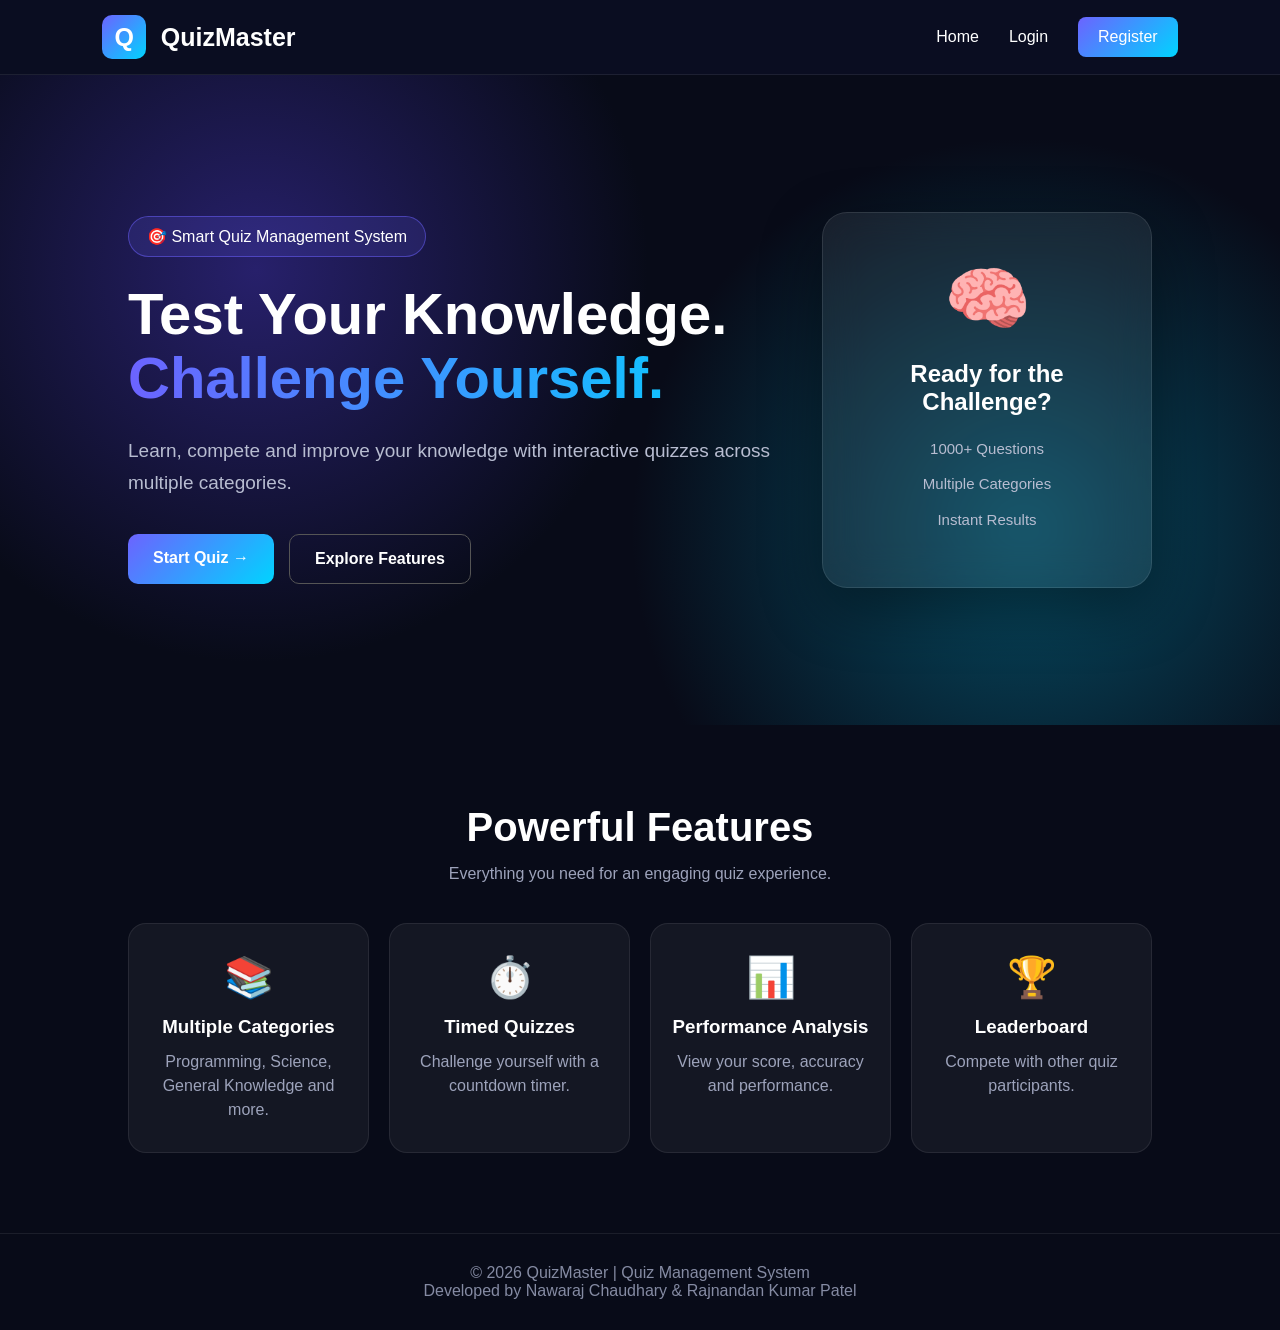
<file: QuizManagementSystem/web/index.html>
<!DOCTYPE html>
<html lang="en">
<head>
    <meta charset="UTF-8">
    <meta name="viewport" content="width=device-width, initial-scale=1.0">

    <title>QuizMaster - Quiz Management System</title>

    <link rel="stylesheet" href="style.css">
</head>

<body>

<nav class="navbar">

    <div class="logo">
        <span>Q</span> QuizMaster
    </div>

    <div class="nav-links">
        <a href="index.html">Home</a>
        <a href="login.html">Login</a>
        <a href="register.html" class="nav-button">Register</a>
    </div>

</nav>


<section class="hero">

    <div class="hero-content">

        <div class="badge">
            🎯 Smart Quiz Management System
        </div>

        <h1>
            Test Your Knowledge.
            <span>Challenge Yourself.</span>
        </h1>

        <p>
            Learn, compete and improve your knowledge with
            interactive quizzes across multiple categories.
        </p>

        <div class="hero-buttons">

            <a href="login.html" class="primary-btn">
                Start Quiz →
            </a>

            <a href="#features" class="secondary-btn">
                Explore Features
            </a>

        </div>

    </div>

    <div class="hero-card">

        <div class="quiz-icon">🧠</div>

        <h2>Ready for the Challenge?</h2>

        <p>1000+ Questions</p>
        <p>Multiple Categories</p>
        <p>Instant Results</p>

    </div>

</section>


<section id="features" class="features">

    <h2>Powerful Features</h2>

    <p class="section-subtitle">
        Everything you need for an engaging quiz experience.
    </p>

    <div class="feature-grid">

        <div class="feature-card">
            <div>📚</div>
            <h3>Multiple Categories</h3>
            <p>Programming, Science, General Knowledge and more.</p>
        </div>

        <div class="feature-card">
            <div>⏱️</div>
            <h3>Timed Quizzes</h3>
            <p>Challenge yourself with a countdown timer.</p>
        </div>

        <div class="feature-card">
            <div>📊</div>
            <h3>Performance Analysis</h3>
            <p>View your score, accuracy and performance.</p>
        </div>

        <div class="feature-card">
            <div>🏆</div>
            <h3>Leaderboard</h3>
            <p>Compete with other quiz participants.</p>
        </div>

    </div>

</section>


<footer>

    <p>
        © 2026 QuizMaster | Quiz Management System
    </p>

    <p>
        Developed by Nawaraj Chaudhary & Rajnandan Kumar Patel
    </p>

</footer>

</body>
</html>
</file>
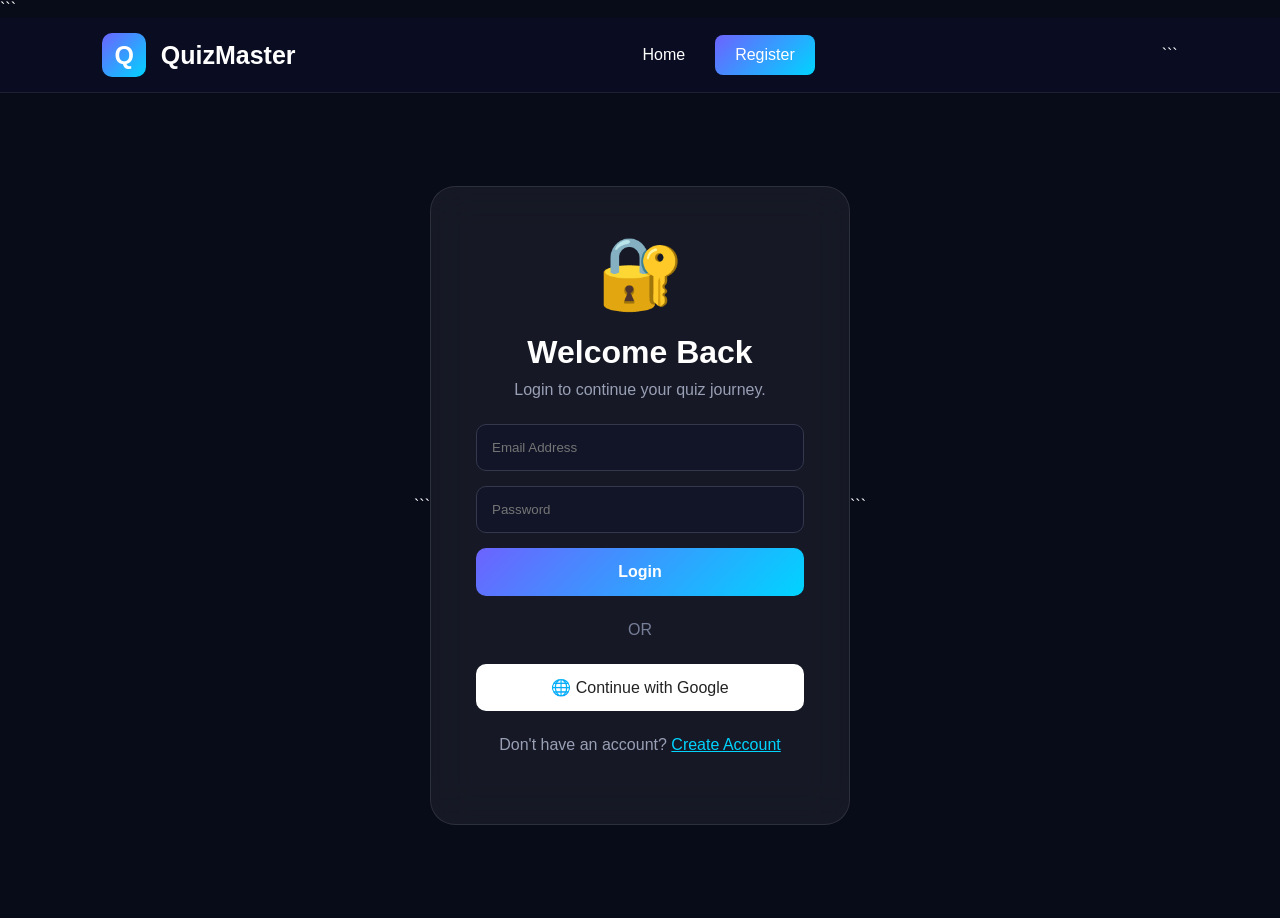
<file: QuizManagementSystem/web/dashboard.html>
<!DOCTYPE html>
<html lang="en">

<head>
    <meta charset="UTF-8">
    <meta name="viewport" content="width=device-width, initial-scale=1.0">

    <title>QuizMaster Dashboard</title>

    <link rel="stylesheet" href="style.css">
</head>

<body>

<nav class="navbar">

    <div class="logo">
        <span>Q</span> QuizMaster
    </div>

    <div class="nav-links">
        <a href="dashboard.html">Dashboard</a>
        <a href="leaderboard.html">Leaderboard</a>
        <a href="#" onclick="logout()">Logout</a>
    </div>

</nav>


<section class="dashboard">

    <h1>
        Welcome, <span id="userName">User</span> 👋
    </h1>

    <p class="section-subtitle">
        Choose a quiz and test your knowledge.
    </p>


    <!-- =========================
         STATISTICS
    ========================== -->

    <div class="stats-grid">

        <div class="stat-card">
            <h3>🏆 Best Score</h3>
            <strong id="bestScore">0%</strong>
        </div>

        <div class="stat-card">
            <h3>📝 Quizzes</h3>
            <strong id="quizCount">0</strong>
        </div>

        <div class="stat-card">
            <h3>🎯 Accuracy</h3>
            <strong id="accuracy">0%</strong>
        </div>

        <div class="stat-card">
            <h3>🔥 Streak</h3>
            <strong id="streak">0 Days</strong>
        </div>

    </div>


    <!-- =========================
         QUIZ SELECTION
    ========================== -->

    <h2 class="dashboard-title">
        Select Quiz
    </h2>


    <div class="quiz-grid">

        <!-- PROGRAMMING -->

        <div class="quiz-card">

            <div class="category-icon">💻</div>

            <h2>Programming</h2>

            <p>
                Java, C, Python, JavaScript
            </p>

            <button
                onclick="startQuiz('programming')"
                class="primary-btn">
                Start Quiz
            </button>

        </div>


        <!-- SCIENCE -->

        <div class="quiz-card">

            <div class="category-icon">🧪</div>

            <h2>Science</h2>

            <p>
                Physics, Chemistry, Biology
            </p>

            <button
                onclick="startQuiz('science')"
                class="primary-btn">
                Start Quiz
            </button>

        </div>


        <!-- GENERAL KNOWLEDGE -->

        <div class="quiz-card">

            <div class="category-icon">🌍</div>

            <h2>General Knowledge</h2>

            <p>
                World, History and Current Affairs
            </p>

            <button
                onclick="startQuiz('gk')"
                class="primary-btn">
                Start Quiz
            </button>

        </div>

    </div>

</section>


<script>

// =========================
// CHECK LOGIN
// =========================

const loggedIn = localStorage.getItem("loggedIn");

if (loggedIn !== "true") {

    alert("Please login first.");

    window.location.href = "login.html";
}


// =========================
// SHOW USER NAME
// =========================

const savedUser = localStorage.getItem("quizUser");

if (savedUser) {

    const user = JSON.parse(savedUser);

    document.getElementById("userName").textContent = user.name;
}


// =========================
// LOAD QUIZ STATISTICS
// =========================

const bestScore =
    localStorage.getItem("bestScore") || 0;

const quizCount =
    localStorage.getItem("quizCount") || 0;

const accuracy =
    localStorage.getItem("accuracy") || 0;

const streak =
    localStorage.getItem("streak") || 0;


document.getElementById("bestScore").textContent =
    bestScore + "%";

document.getElementById("quizCount").textContent =
    quizCount;

document.getElementById("accuracy").textContent =
    accuracy + "%";

document.getElementById("streak").textContent =
    streak + " Days";


// =========================
// START QUIZ
// =========================

function startQuiz(category) {

    localStorage.setItem(
        "selectedCategory",
        category
    );

    window.location.href = "quiz.html";
}


// =========================
// LOGOUT
// =========================

function logout() {

    localStorage.removeItem("loggedIn");

    window.location.href = "index.html";
}

</script>

</body>
</html>
</file>
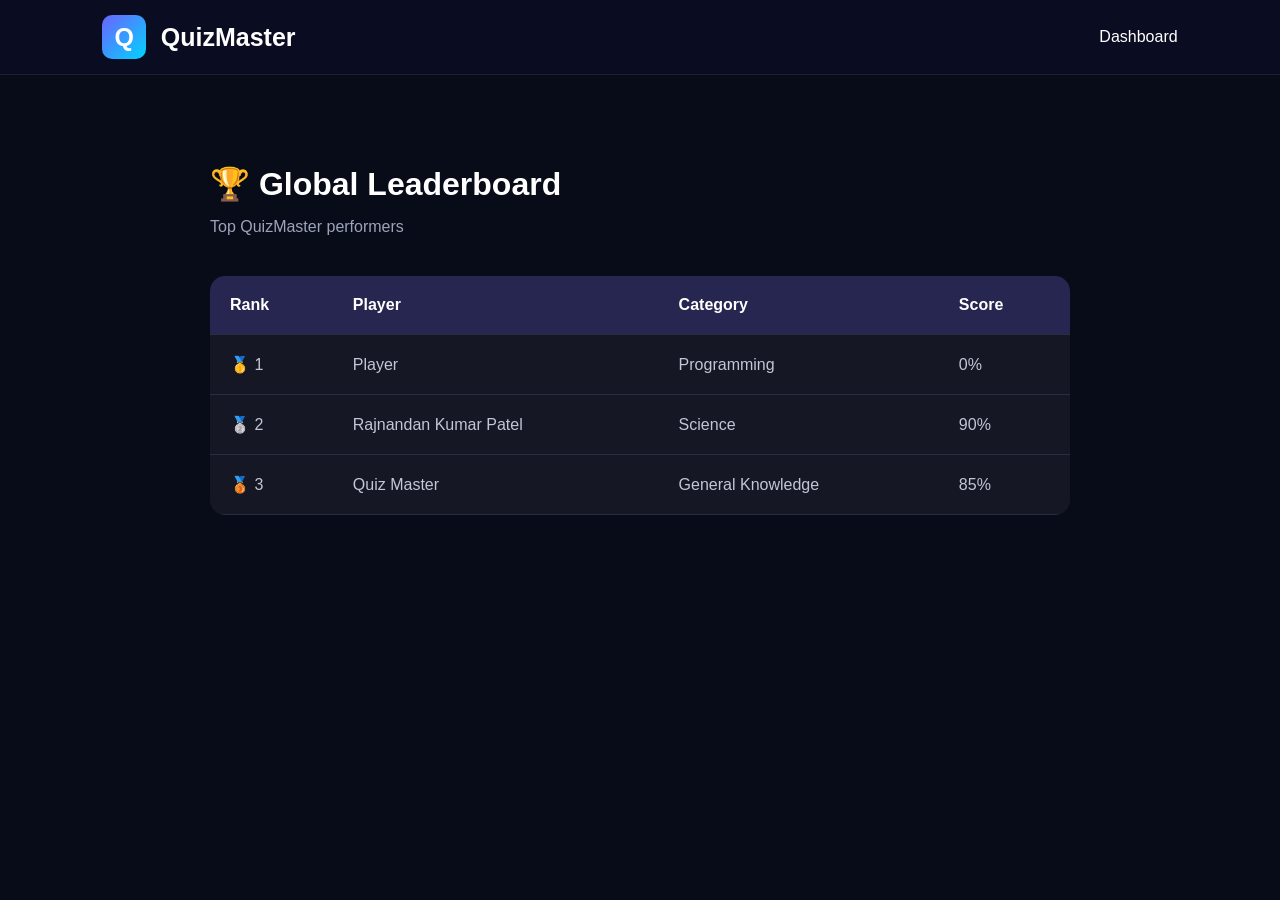
<file: QuizManagementSystem/web/leaderboard.html>
<!DOCTYPE html>
<html lang="en">

<head>

    <meta charset="UTF-8">

    <meta name="viewport" content="width=device-width, initial-scale=1.0">

    <title>QuizMaster - Leaderboard</title>

    <link rel="stylesheet" href="style.css">

</head>

<body>

<nav class="navbar">

    <div class="logo">
        <span>Q</span> QuizMaster
    </div>

    <div class="nav-links">

        <a href="dashboard.html">
            Dashboard
        </a>

    </div>

</nav>


<div class="leaderboard-container">

    <h1>🏆 Global Leaderboard</h1>

    <p class="section-subtitle">
        Top QuizMaster performers
    </p>


    <table>

        <thead>

            <tr>
                <th>Rank</th>
                <th>Player</th>
                <th>Category</th>
                <th>Score</th>
            </tr>

        </thead>


        <tbody>

            <!-- Current User -->

            <tr>

                <td>🥇 1</td>

                <td id="playerName">
                    Player
                </td>

                <td id="playerCategory">
                    Programming
                </td>

                <td id="playerScore">
                    0%
                </td>

            </tr>


            <!-- Sample Players -->

            <tr>

                <td>🥈 2</td>

                <td>Rajnandan Kumar Patel</td>

                <td>Science</td>

                <td>90%</td>

            </tr>


            <tr>

                <td>🥉 3</td>

                <td>Quiz Master</td>

                <td>General Knowledge</td>

                <td>85%</td>

            </tr>

        </tbody>

    </table>

</div>


<script>

// Get registered user

const savedUser =
    localStorage.getItem("quizUser");

if (savedUser) {

    const user =
        JSON.parse(savedUser);

    document.getElementById("playerName")
        .textContent = user.name;
}


// Get best score

const bestScore =
    localStorage.getItem("bestScore") || 0;

document.getElementById("playerScore")
    .textContent = bestScore + "%";


// Get selected category

const category =
    localStorage.getItem("selectedCategory")
    || "programming";


const categoryNames = {

    programming: "Programming",

    science: "Science",

    gk: "General Knowledge"

};


document.getElementById("playerCategory")
    .textContent =
    categoryNames[category];

</script>


</body>

</html>
</file>
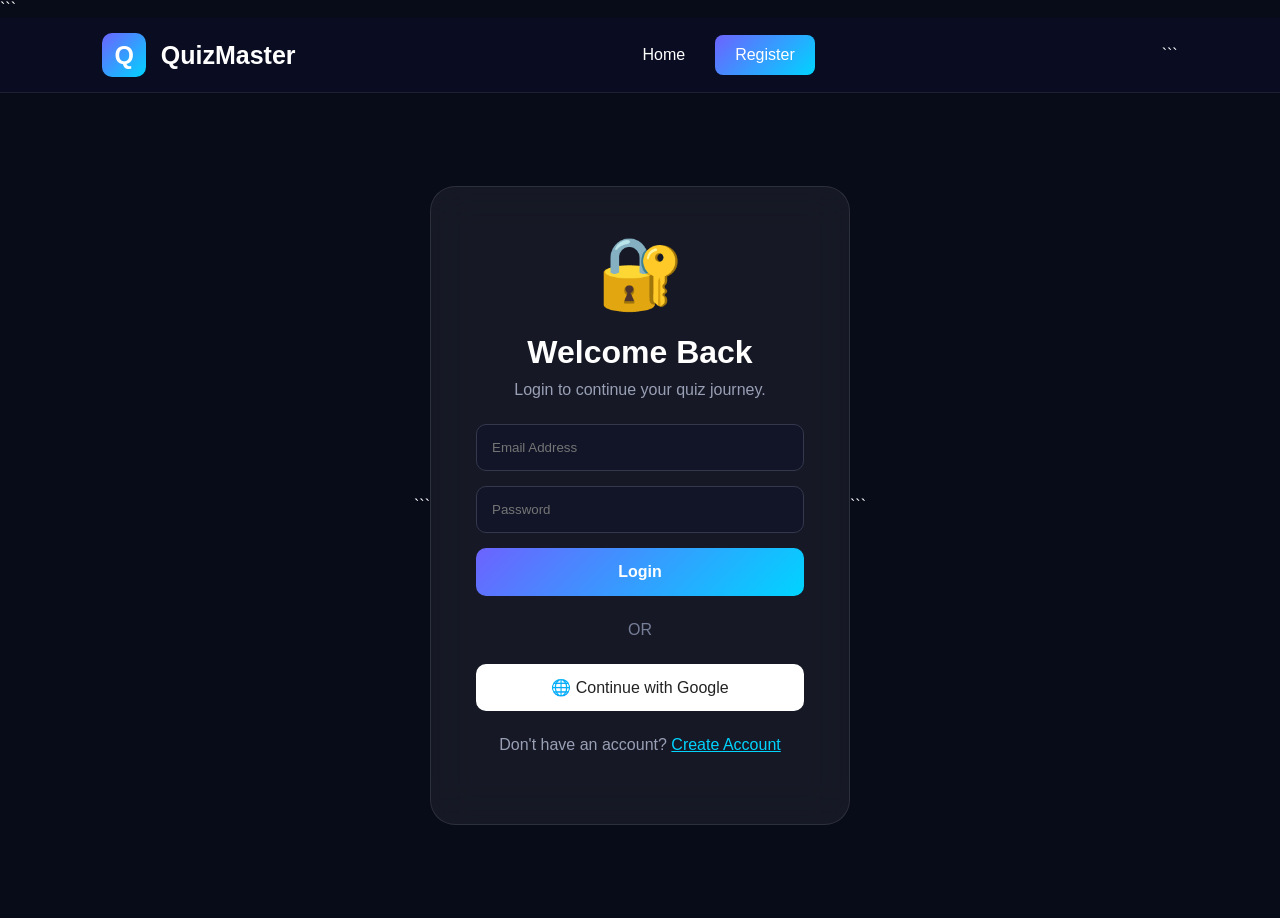
<file: QuizManagementSystem/web/login.html>
<!DOCTYPE html>

<html lang="en">

<head>
    <meta charset="UTF-8">
    <meta name="viewport" content="width=device-width, initial-scale=1.0">


<title>QuizMaster - Login</title>

<link rel="stylesheet" href="style.css">
```

</head>

<body>

<nav class="navbar">


<div class="logo">
    <span>Q</span> QuizMaster
</div>

<div class="nav-links">
    <a href="index.html">Home</a>
    <a href="register.html" class="nav-button">Register</a>
</div>
```

</nav>

<div class="auth-container">

```
<div class="auth-box">

    <div class="quiz-icon">🔐</div>

    <h1>Welcome Back</h1>

    <p>Login to continue your quiz journey.</p>

    <form id="loginForm">

        <input
            type="email"
            id="loginEmail"
            placeholder="Email Address"
            required
        >

        <input
            type="password"
            id="loginPassword"
            placeholder="Password"
            required
        >

        <button type="submit" class="primary-btn">
            Login
        </button>

    </form>

    <div class="divider">OR</div>

    <button type="button" class="google-btn">
        🌐 Continue with Google
    </button>

    <p class="auth-footer">
        Don't have an account?
        <a href="register.html">Create Account</a>
    </p>

</div>
```

</div>

<script src="./js/auth.js"></script>

</body>
</html>
</file>
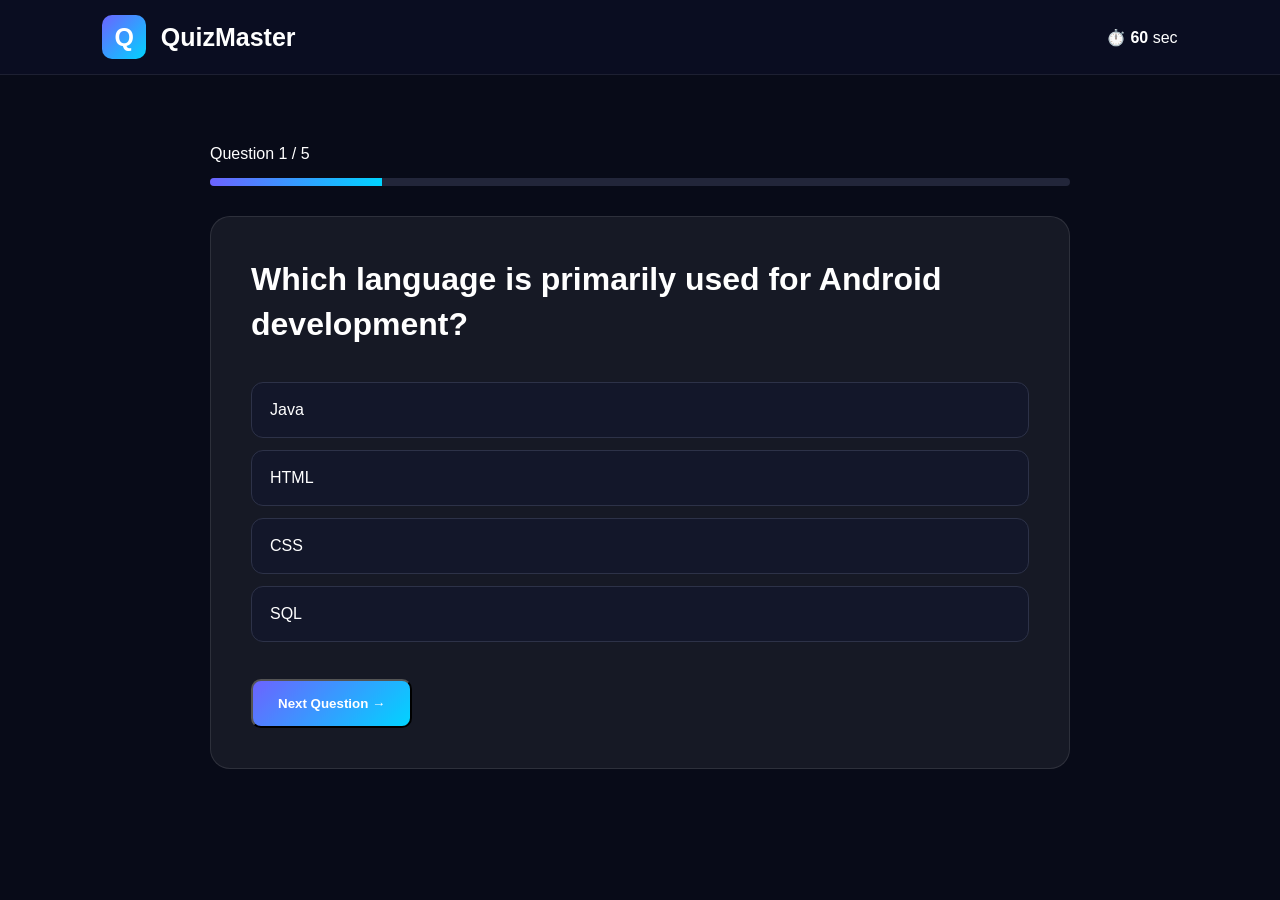
<file: QuizManagementSystem/web/quiz.html>
<!DOCTYPE html>
<html>

<head>

<meta charset="UTF-8">

<title>QuizMaster - Quiz</title>

<link rel="stylesheet" href="style.css">

</head>

<body>

<nav class="navbar">

    <div class="logo">
        <span>Q</span> QuizMaster
    </div>

    <div>
        ⏱️ <strong id="timer">60</strong> sec
    </div>

</nav>


<div class="quiz-container">

    <div class="quiz-header">

        <span id="questionNumber">
            Question 1 / 5
        </span>

        <div class="progress">
            <div id="progressBar"></div>
        </div>

    </div>


    <div class="question-card">

        <h1 id="question">
            Loading question...
        </h1>

        <div id="options"></div>

        <button
            id="nextButton"
            class="primary-btn next-btn">
            Next Question →
        </button>

    </div>

</div>


<script src="js/quiz.js"></script>

</body>
</html>
</file>
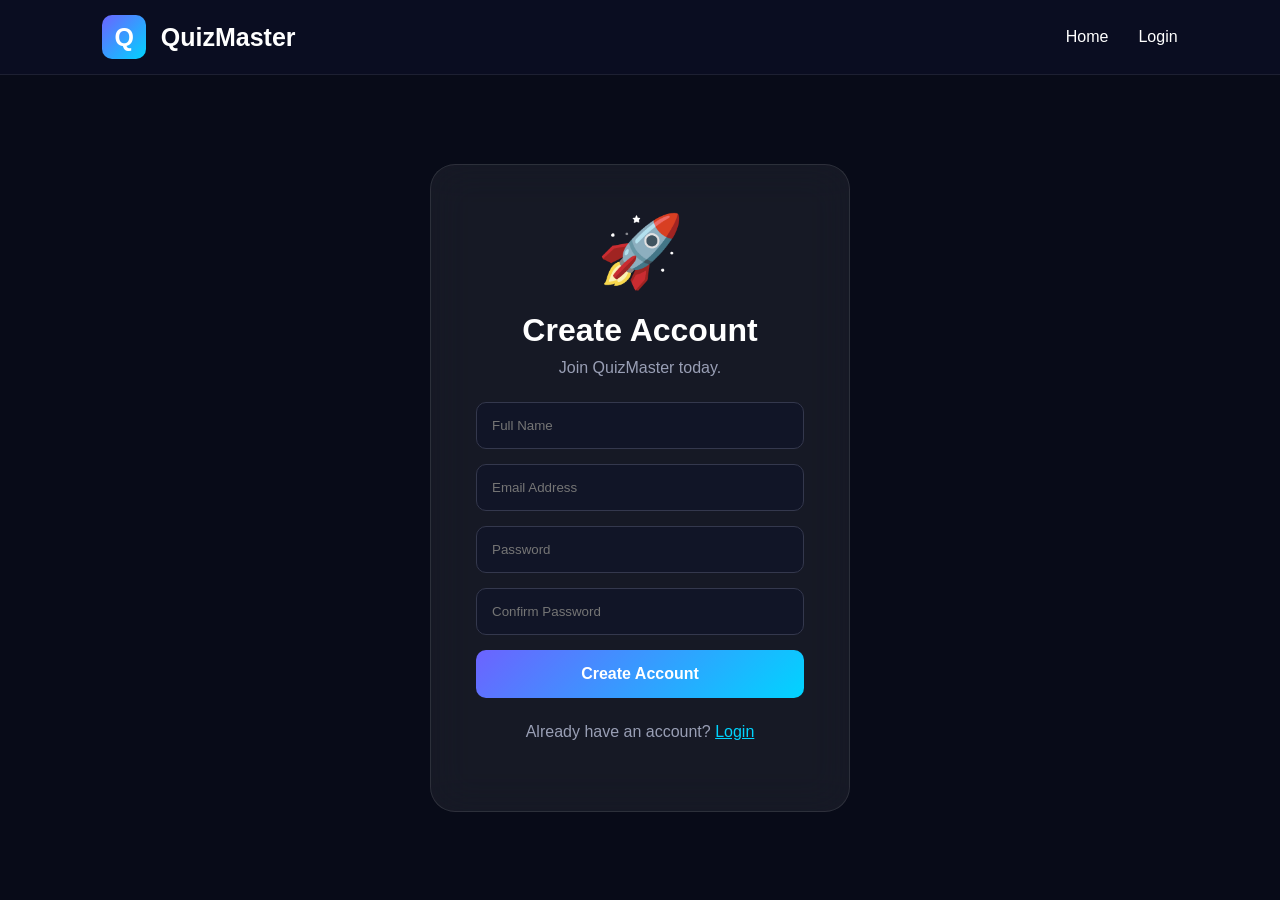
<file: QuizManagementSystem/web/register.html>
<!DOCTYPE html>

<html lang="en">

<head>
    <meta charset="UTF-8">
    <meta name="viewport" content="width=device-width, initial-scale=1.0">


<title>QuizMaster - Register</title>

<link rel="stylesheet" href="style.css">


</head>

<body>

<nav class="navbar">


<div class="logo">
    <span>Q</span> QuizMaster
</div>

<div class="nav-links">
    <a href="index.html">Home</a>
    <a href="login.html">Login</a>
</div>


</nav>

<div class="auth-container">


<div class="auth-box">

    <div class="quiz-icon">🚀</div>

    <h1>Create Account</h1>

    <p>Join QuizMaster today.</p>

    <form id="registerForm">

        <input
            type="text"
            id="registerName"
            placeholder="Full Name"
            required
        >

        <input
            type="email"
            id="registerEmail"
            placeholder="Email Address"
            required
        >

        <input
            type="password"
            id="registerPassword"
            placeholder="Password"
            required
        >

        <input
            type="password"
            id="confirmPassword"
            placeholder="Confirm Password"
            required
        >

        <button type="submit" class="primary-btn">
            Create Account
        </button>

    </form>

    <p class="auth-footer">
        Already have an account?
        <a href="login.html">Login</a>
    </p>

</div>


</div>

<script src="./js/auth.js"></script>


</body>
</html>
</file>
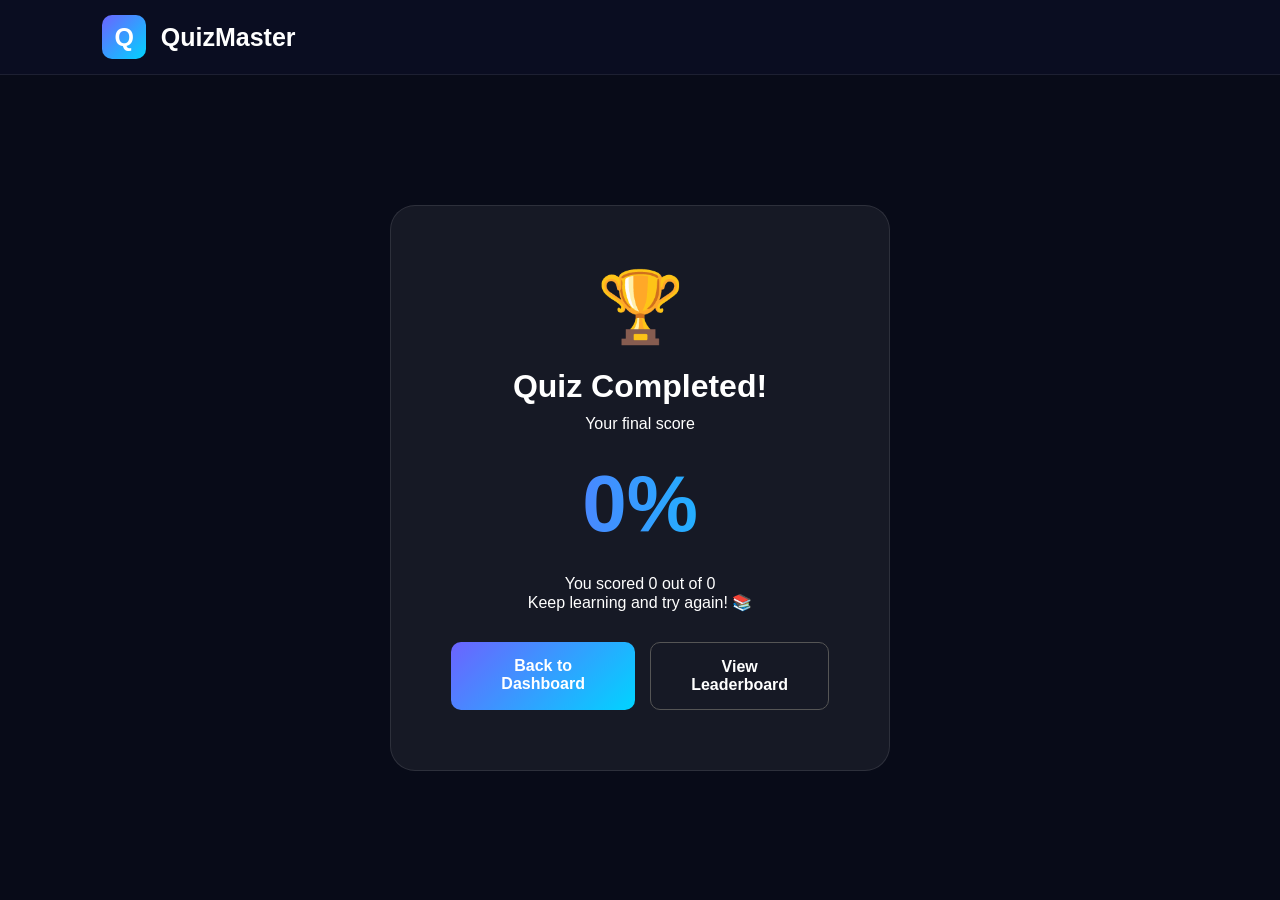
<file: QuizManagementSystem/web/result.html>
<!DOCTYPE html>
<html lang="en">

<head>

    <meta charset="UTF-8">

    <meta name="viewport" content="width=device-width, initial-scale=1.0">

    <title>QuizMaster - Result</title>

    <link rel="stylesheet" href="style.css">

</head>

<body>

<nav class="navbar">

    <div class="logo">
        <span>Q</span> QuizMaster
    </div>

</nav>


<div class="result-container">

    <div class="result-card">

        <div class="result-icon">
            🏆
        </div>


        <h1>Quiz Completed!</h1>


        <p>Your final score</p>


        <div class="score" id="score">
            0%
        </div>


        <p id="resultDetails">
            You scored 0 out of 0
        </p>


        <p id="message"></p>


        <div class="result-buttons">

            <a href="dashboard.html"
               class="primary-btn">
                Back to Dashboard
            </a>


            <a href="leaderboard.html"
               class="secondary-btn">
                View Leaderboard
            </a>

        </div>

    </div>

</div>


<script>

const score =
    Number(localStorage.getItem("lastScore") || 0);

const correct =
    Number(localStorage.getItem("quizScore") || 0);

const total =
    Number(localStorage.getItem("quizTotal") || 0);


// Display percentage

document.getElementById("score")
    .textContent = score + "%";


// Display correct answers

document.getElementById("resultDetails")
    .textContent =
    "You scored " + correct + " out of " + total;


// Display performance message

const message =
    document.getElementById("message");


if (score >= 80) {

    message.textContent =
        "Excellent performance! 🔥";

}
else if (score >= 50) {

    message.textContent =
        "Good job! Keep practicing. 💪";

}
else {

    message.textContent =
        "Keep learning and try again! 📚";

}

</script>


</body>

</html>
</file>
<file: QuizManagementSystem/web/style.css>
* {
    margin: 0;
    padding: 0;
    box-sizing: border-box;
}

body {
    font-family: Arial, sans-serif;
    background: #080b18;
    color: white;
    min-height: 100vh;
}

.navbar {
    height: 75px;
    display: flex;
    justify-content: space-between;
    align-items: center;
    padding: 0 8%;
    background: rgba(10, 14, 35, 0.9);
    border-bottom: 1px solid rgba(255,255,255,0.08);
}

.logo {
    font-size: 25px;
    font-weight: bold;
}

.logo span {
    background: linear-gradient(135deg,#6c63ff,#00d4ff);
    padding: 8px 12px;
    border-radius: 10px;
    margin-right: 8px;
}

.nav-links {
    display: flex;
    align-items: center;
    gap: 30px;
}

.nav-links a {
    color: white;
    text-decoration: none;
}

.nav-button {
    background: linear-gradient(135deg,#6c63ff,#00d4ff);
    padding: 11px 20px;
    border-radius: 8px;
}

.hero {
    min-height: 650px;
    display: flex;
    align-items: center;
    justify-content: space-between;
    padding: 70px 10%;
    background:
        radial-gradient(circle at 20% 30%, #27206b, transparent 35%),
        radial-gradient(circle at 80% 70%, #064b62, transparent 35%),
        #080b18;
}

.hero-content {
    max-width: 650px;
}

.badge {
    display: inline-block;
    padding: 10px 18px;
    background: rgba(108,99,255,0.15);
    border: 1px solid rgba(108,99,255,0.5);
    border-radius: 30px;
    margin-bottom: 25px;
}

.hero h1 {
    font-size: 58px;
    line-height: 1.1;
    margin-bottom: 25px;
}

.hero h1 span {
    display: block;
    background: linear-gradient(90deg, #6c63ff, #00d4ff);
    background-clip: text;
    -webkit-background-clip: text;
    color: transparent;
    -webkit-text-fill-color: transparent;
}

.hero p {
    font-size: 19px;
    color: #b8bdd1;
    line-height: 1.7;
}

.hero-buttons {
    display: flex;
    gap: 15px;
    margin-top: 35px;
}

.primary-btn,
.secondary-btn {
    padding: 15px 25px;
    border-radius: 10px;
    text-decoration: none;
    font-weight: bold;
}

.primary-btn {
    background: linear-gradient(135deg,#6c63ff,#00d4ff);
    color: white;
}

.secondary-btn {
    border: 1px solid #555;
    color: white;
}

.hero-card {
    width: 330px;
    padding: 45px 30px;
    text-align: center;
    border-radius: 25px;
    background: rgba(255,255,255,0.07);
    border: 1px solid rgba(255,255,255,0.1);
    backdrop-filter: blur(20px);
    box-shadow: 0 20px 60px rgba(0,0,0,0.4);
}

.quiz-icon {
    font-size: 70px;
    margin-bottom: 20px;
}

.hero-card h2 {
    margin-bottom: 20px;
}

.hero-card p {
    margin: 10px;
    font-size: 15px;
}

.features {
    padding: 80px 10%;
    text-align: center;
}

.features h2 {
    font-size: 40px;
}

.section-subtitle {
    color: #9da3bb;
    margin: 15px 0 40px;
}

.feature-grid {
    display: grid;
    grid-template-columns: repeat(4,1fr);
    gap: 20px;
}

.feature-card {
    padding: 30px 20px;
    background: rgba(255,255,255,0.05);
    border: 1px solid rgba(255,255,255,0.08);
    border-radius: 18px;
    transition: 0.3s;
}

.feature-card:hover {
    transform: translateY(-8px);
    border-color: #6c63ff;
}

.feature-card div {
    font-size: 40px;
    margin-bottom: 15px;
}

.feature-card h3 {
    margin-bottom: 12px;
}

.feature-card p {
    color: #9da3bb;
    line-height: 1.5;
}

footer {
    text-align: center;
    padding: 30px;
    color: #858ba3;
    border-top: 1px solid rgba(255,255,255,0.08);
}

@media(max-width:800px) {

    .hero {
        flex-direction: column;
        text-align: center;
        gap: 50px;
    }

    .hero h1 {
        font-size: 40px;
    }

    .hero-card {
        width: 90%;
    }

    .feature-grid {
        grid-template-columns: 1fr 1fr;
    }

    .nav-links a:not(.nav-button) {
        display: none;
    }
}

.auth-container {
    min-height: calc(100vh - 75px);
    display: flex;
    justify-content: center;
    align-items: center;
    padding: 30px;
}

.auth-box {
    width: 420px;
    padding: 45px;
    text-align: center;
    background: rgba(255,255,255,0.06);
    border: 1px solid rgba(255,255,255,0.1);
    border-radius: 25px;
    backdrop-filter: blur(20px);
}

.auth-box h1 {
    margin-bottom: 10px;
}

.auth-box > p {
    color: #999fb5;
    margin-bottom: 25px;
}

.auth-box form {
    display: flex;
    flex-direction: column;
    gap: 15px;
}

.auth-box input {
    padding: 15px;
    border-radius: 10px;
    border: 1px solid #34384d;
    background: #111527;
    color: white;
    outline: none;
}

.auth-box button {
    width: 100%;
    border: none;
    cursor: pointer;
    font-size: 16px;
}

.divider {
    margin: 25px 0;
    color: #777e98;
}

.google-btn {
    padding: 14px;
    background: white;
    color: #222;
    border-radius: 10px;
}

.auth-footer {
    margin-top: 25px;
}

.auth-footer a {
    color: #00d4ff;
}

.dashboard {
    padding: 60px 8%;
}

.dashboard h1 {
    font-size: 40px;
}

.stats-grid {
    display: grid;
    grid-template-columns: repeat(4,1fr);
    gap: 20px;
    margin: 35px 0 60px;
}

.stat-card {
    padding: 25px;
    background: rgba(255,255,255,0.06);
    border-radius: 15px;
    border: 1px solid rgba(255,255,255,0.08);
}

.stat-card h3 {
    color: #a5abc0;
}

.stat-card strong {
    display: block;
    font-size: 32px;
    margin-top: 10px;
}

.dashboard-title {
    margin-bottom: 25px;
}

.quiz-grid {
    display: grid;
    grid-template-columns: repeat(3,1fr);
    gap: 25px;
}

.quiz-card {
    padding: 35px;
    background: rgba(255,255,255,0.06);
    border: 1px solid rgba(255,255,255,0.1);
    border-radius: 20px;
}

.category-icon {
    font-size: 45px;
    margin-bottom: 20px;
}

.quiz-card p {
    color: #999fb5;
    margin: 15px 0 25px;
}

@media(max-width:800px) {

    .stats-grid,
    .quiz-grid {
        grid-template-columns: 1fr;
    }

}

.quiz-container {
    max-width: 900px;
    margin: 50px auto;
    padding: 20px;
}

.quiz-header {
    margin-bottom: 30px;
}

.progress {
    height: 8px;
    background: #22263a;
    border-radius: 20px;
    margin-top: 15px;
    overflow: hidden;
}

#progressBar {
    width: 20%;
    height: 100%;
    background: linear-gradient(90deg,#6c63ff,#00d4ff);
}

.question-card {
    padding: 40px;
    background: rgba(255,255,255,0.06);
    border: 1px solid rgba(255,255,255,0.1);
    border-radius: 20px;
}

.question-card h1 {
    margin-bottom: 35px;
    line-height: 1.4;
}

.option {
    padding: 18px;
    margin: 12px 0;
    background: #13172a;
    border: 1px solid #2d3248;
    border-radius: 12px;
    cursor: pointer;
    transition: .2s;
}

.option:hover {
    border-color: #6c63ff;
    transform: translateX(5px);
}

.option.selected {
    background: rgba(108,99,255,.2);
    border-color: #6c63ff;
}

.next-btn {
    margin-top: 25px;
}

.result-container {
    min-height: calc(100vh - 75px);
    display: flex;
    justify-content: center;
    align-items: center;
}

.result-card {
    text-align: center;
    padding: 60px;
    width: 500px;
    background: rgba(255,255,255,0.06);
    border-radius: 25px;
    border: 1px solid rgba(255,255,255,.1);
}

.result-icon {
    font-size: 70px;
}

.result-card h1 {
    margin: 20px 0 10px;
}

.score {
    font-size: 80px;
    font-weight: bold;
    margin: 25px;
    background: linear-gradient(90deg, #6c63ff, #00d4ff);

    background-clip: text;
    -webkit-background-clip: text;

    color: transparent;
}
.result-buttons {
    margin-top: 30px;
    display: flex;
    justify-content: center;
    gap: 15px;
}

.leaderboard-container {
    max-width: 900px;
    margin: 70px auto;
    padding: 20px;
}

table {
    width: 100%;
    border-collapse: collapse;
    background: rgba(255,255,255,.05);
    border-radius: 15px;
    overflow: hidden;
}

th,
td {
    padding: 20px;
    text-align: left;
    border-bottom: 1px solid #292d40;
}

th {
    background: rgba(108,99,255,.2);
}

td {
    color: #c2c6d5;
}
</file>
